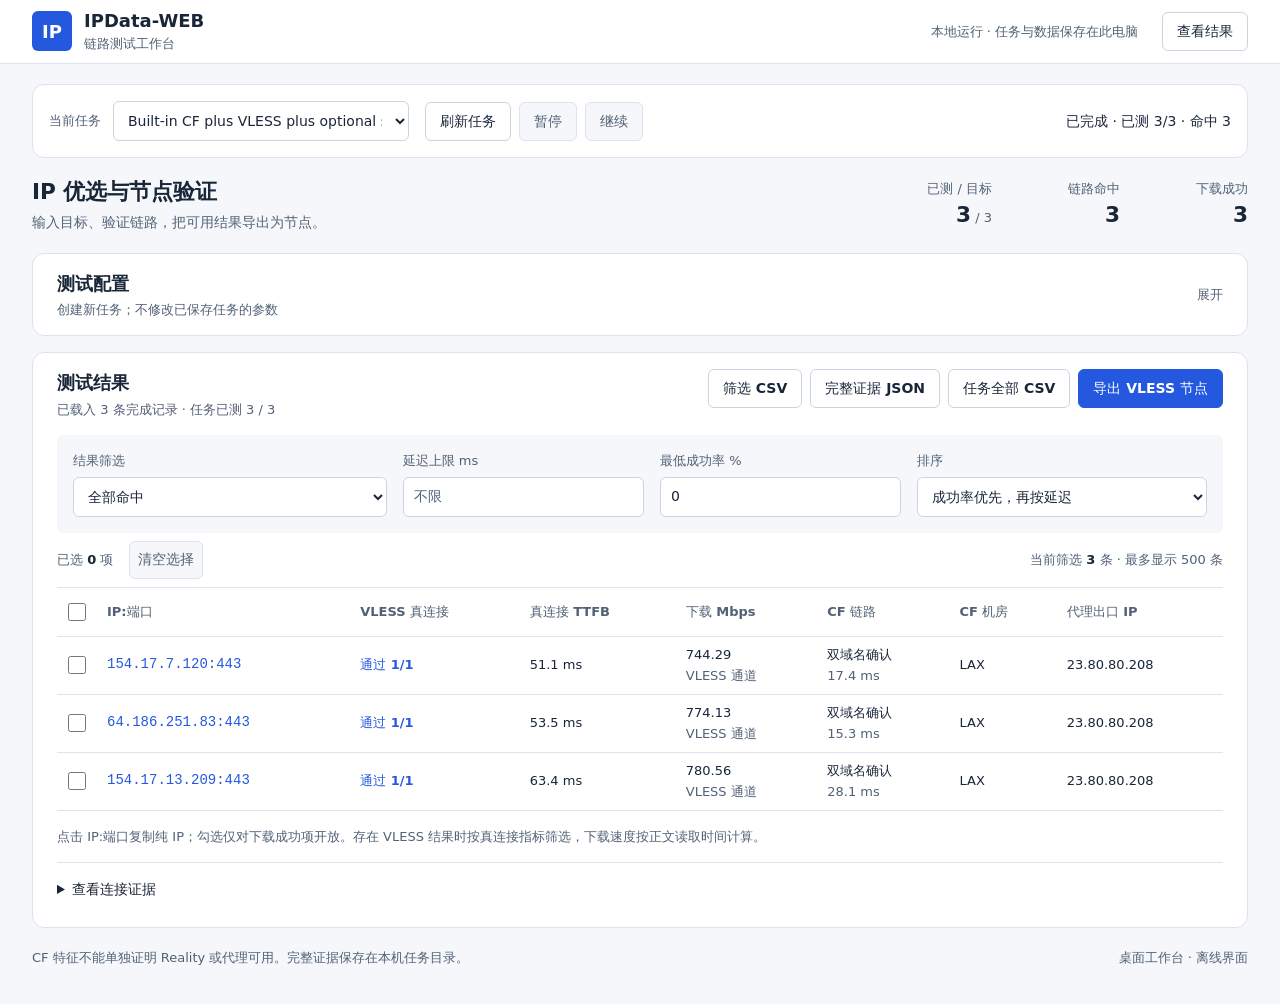
<file: design/desktop/index.html>
<!doctype html>
<html lang="zh-CN"><head><meta charset="utf-8"><meta name="viewport" content="width=device-width,initial-scale=1"><link rel="icon" href="data:,"><title>IPData-WEB · 链路测试工作台</title><link rel="stylesheet" href="app.css"></head>
<body>
<header class="appbar" data-node="app/header"><div class="brand"><span class="brand-mark" aria-hidden="true">IP</span><div><strong>IPData-WEB</strong><small>链路测试工作台</small></div></div><span class="appbar-note">本地运行 · 任务与数据保存在此电脑</span><a class="btn" href="#results">查看结果</a></header>
<main class="workspace">
<section class="task-strip" data-node="tasks/toolbar"><label class="task-picker">当前任务<select id="tasks"><option value="">新建任务</option></select></label><div class="task-actions"><button class="btn" id="refresh">刷新任务</button><button class="btn" id="pause" disabled>暂停</button><button class="btn" id="resume" disabled>继续</button></div><span class="task-state" id="taskstatus" aria-live="polite">选择历史任务，或创建新测试</span></section>
<section class="overview" data-node="overview"><div class="overview-copy"><h1>IP 优选与节点验证</h1><p>输入目标、验证链路，把可用结果导出为节点。</p></div><dl class="metrics"><div><dt>已测 / 目标</dt><dd><span id="stat-completed">0</span><small> / <span id="stat-total">0</span></small></dd></div><div><dt>链路命中</dt><dd id="stat-hits">0</dd></div><div><dt>下载成功</dt><dd id="stat-downloads">0</dd></div></dl></section>
<details id="config-panel" class="panel configuration" open data-node="configuration"><summary><div><h2>测试配置</h2><p>创建新任务；不修改已保存任务的参数</p></div></summary>
<form id="form" data-mode="cf" data-node="configuration/form"><div class="form-grid three"><label>测试模式<select id="mode"><option value="cf">CF 链路初筛</option><option value="combined">CF 初筛后验证 VLESS</option><option value="vless">仅测 VLESS 真连接</option></select></label><label>任务名称<input id="name" placeholder="为本次测试命名"></label><label>来源标签<input id="provider" value="custom" placeholder="例如自有服务器"></label></div>
<div class="targets-and-template"><div data-node="configuration/targets"><div class="field-top"><label for="targets">目标 IP / CIDR</label><div class="input-actions"><button class="btn text" type="button" id="import-targets">导入文本</button></div></div><textarea id="targets" required spellcheck="false" placeholder="每行一个 IP 或网段，也可用逗号分隔&#10;例如 192.0.2.0/24（请替换为获授权目标）"></textarea><input type="file" id="file" accept=".txt,.csv" hidden><p class="hint">IPv4 / IPv6 · 仅测试自有或获得授权的目标</p></div>
<div id="nodepanel" class="template-card" hidden data-node="configuration/template"><label for="vless_template">VLESS 分享链接</label><input type="password" id="vless_template" autocomplete="off" spellcheck="false" placeholder="粘贴完整 vless:// 分享链接"><p id="templatehelp">只替换候选 IP / 端口，保留 UUID、SNI、Host 与路径；入口和出口无需同地区。</p><p>支持 WS+TLS、普通 TCP+TLS；模板随任务保存在本机供续扫，列表不回显凭据。</p></div></div>
<div class="form-grid"><label>端口<input id="ports" value="443,8443" required></label><label>并发<input id="concurrency" type="number" min="1" value="32"></label><label>每秒请求数（0 不限速）<input id="rate" type="number" min="0" value="50"></label><label>复测轮数<input id="rounds" type="number" min="1" max="10" value="3"></label></div>
<details class="subsection" data-node="configuration/advanced"><summary>高级参数 <span class="hint">目标规模、超时与域名</span></summary><div class="form-grid"><label>单任务目标上限（IP×端口）<input id="max_targets" type="number" min="1" value="2000000"></label><label>CF 请求超时 ms<input id="timeout_ms" type="number" min="100" max="30000" value="4000"></label><label>VLESS 每轮超时 ms<input id="node_timeout_ms" type="number" min="100" max="60000" value="10000"></label><label>通道内 HTTPS 测试地址<input id="node_check_url" value="https://www.cloudflare.com/cdn-cgi/trace"></label><label>CF 初筛 SNI / Host<input id="sni" value="www.cloudflare.com" required></label><label>CF 第二域名 SNI / Host<input id="verify_sni" value="one.one.one.one"></label></div><label class="inline-check"><input id="insecure" type="checkbox">关闭 CF / VLESS 外层证书验证</label><p class="hint">VLESS 内层 HTTPS 始终校验证书。仅测 VLESS 时，CF 两项域名不参与；业务 SNI / Host 自动取自模板。</p></details>
<div class="run-options" data-node="configuration/speed"><label class="inline-check"><input id="speed_enabled" type="checkbox">启用下载测速</label><span class="hint">关闭时只测连通性；VLESS 模式通过模板通道下载</span></div><div id="speed-settings" class="speed-settings" hidden><div class="form-grid"><label>HTTPS 下载地址<input id="speed_url" value="https://speed.cloudflare.com/__down?bytes=1048576"></label><label>每个候选下载字节数<input id="speed_bytes" type="number" value="1048576" min="1024" max="33554432"></label><label>测速超时 ms<input id="speed_timeout_ms" type="number" value="10000" min="100" max="60000"></label></div></div>
<div class="form-footer" data-node="configuration/actions"><button class="btn primary" id="start">开始新测试</button><span id="status" role="status">填写目标后开始测试</span></div>
<details class="context-help"><summary>参数与模板说明</summary><p>并发和速率不设固定数值上限，速率 0 表示不限速；目标默认上限 200 万，可自行调大。实际运行能力取决于电脑资源。暂不支持 Reality、Vision、gRPC、TLS 指纹模拟或 WS early data。</p><p>模板为续扫而以明文保存在本机任务文件；任务目录备份含凭据。关闭网页后任务继续运行，退出前可先暂停。</p></details></form></details>
<section id="results" class="panel" data-node="results"><div class="panel-head results-head"><div><h2>测试结果</h2><p id="result-meta">等待测试结果</p></div><div class="result-actions" data-node="results/actions"><button class="btn" id="csv">筛选 CSV</button><button class="btn" id="json">完整证据 JSON</button><button class="btn" id="servercsv" disabled>任务全部 CSV</button><button class="btn primary" id="exportnodes" disabled aria-expanded="false" aria-controls="node-export-panel">导出 VLESS 节点</button></div></div>
<div class="results-content"><div class="filter-bar" data-node="results/filters"><label>结果筛选<select id="filter"><option value="hits">全部命中</option><option value="download_ok">下载测速成功</option><option value="node_ok">VLESS 全部轮次通过</option><option value="node_failed">VLESS 全部轮次失败</option><option value="dual_verified">CF 双域名确认</option><option value="trace_valid">CF Trace 有效</option><option value="cf_headers">仅 CF 响应头</option><option value="all">全部记录</option></select></label><label>延迟上限 ms<input id="max" type="number" min="0" placeholder="不限"></label><label>最低成功率 %<input id="min" type="number" min="0" max="100" value="0"></label><label>排序<select id="sort"><option value="latency">成功率优先，再按延迟</option><option value="speed">下载速度从高到低</option></select></label></div>
<details id="node-export-panel" class="node-export" hidden data-node="results/export"><summary>批量导出 VLESS 节点 <span class="hint" id="export-count">正在统计…</span></summary><div class="form-grid"><label>导出范围<select id="export-scope"><option value="filtered">当前筛选中下载成功的结果（全部页）</option><option value="selected">仅勾选的下载成功结果</option><option value="all">任务全部下载成功结果</option></select></label><label>节点模板<select id="export-source"><option value="saved">使用任务已保存的模板</option><option value="custom">粘贴其他 VLESS 模板</option></select></label><label class="inline-check"><input id="export-append" type="checkbox" checked>备注追加 IP:端口</label></div><label id="export-custom-label" hidden>VLESS 分享链接<input type="password" id="export-template" autocomplete="off" spellcheck="false" placeholder="vless://…"></label><p class="hint">仅导出下载成功且有有效速度数据的结果，自动替换 IP 和端口并去重；UUID 与查询参数保持不变。新模板不会重新验证。</p><p class="hint">节点 TXT 含模板凭据；普通结果 CSV / JSON 不包含模板。</p><div class="export-actions"><button class="btn primary" id="export-download" disabled>下载节点 TXT</button><button class="btn" id="export-refresh">刷新数量</button><button class="btn text" id="export-close">关闭</button></div><p id="export-message" class="export-message" role="status"></p></details>
<div class="selection-bar" data-node="results/selection"><span>已选 <strong id="selected-count">0</strong> 项</span><button class="btn text" id="clear-selection" disabled>清空选择</button><span class="spacer">当前筛选 <strong id="resultcount">0</strong> 条 · 最多显示 500 条</span></div>
<div class="table-scroll" data-node="results/table"><table><thead><tr><th class="check-cell"><label class="check-shell" title="全选当前显示的可导出结果"><input id="selectall" type="checkbox" aria-label="全选当前页下载成功的结果"></label></th><th>IP:端口</th><th>VLESS 真连接</th><th>真连接 TTFB</th><th>下载 Mbps</th><th>CF 链路</th><th>CF 机房</th><th>代理出口 IP</th></tr></thead><tbody id="rows" data-node="results/rows"></tbody></table></div>
<p class="table-note">点击 IP:端口复制纯 IP；勾选仅对下载成功项开放。存在 VLESS 结果时按真连接指标筛选，下载速度按正文读取时间计算。</p><details id="evidence-panel" class="subsection evidence" data-node="results/evidence"><summary>查看连接证据</summary><pre id="detail">点击结果行查看逐次探测证据。</pre></details></div></section>
<footer class="app-footer" data-node="app/footer"><p>CF 特征不能单独证明 Reality 或代理可用。完整证据保存在本机任务目录。</p><span>桌面工作台 · 离线界面</span></footer>
</main><div id="toast" role="status" aria-live="polite"></div>
<script src="draft-runtime.js" defer></script></body></html>
</file>
<file: design/desktop/app.css>
:root{
 --gap:16px;--fs:15px;--ratio:1.2;--measure:78ch;--radius:12px;
 --primary:#2459df;--primary-soft:#edf2ff;--ink-color:#192638;--muted:#526176;
 --surface-color:#fff;--canvas:#f5f7fa;--line-color:#dce3ed;--control-line:#cbd5e1;
 --edge:1px;--shadow:0;--room:1;--dur:0ms;--ease:cubic-bezier(.2,0,0,1);
 --small:calc(var(--fs)*.866666667);--control:calc(var(--fs)*.933333333);
 /* Colour/hue scalars are unbound: the product's measured full colours remain the source. */
}
*{box-sizing:border-box}html{scroll-behavior:auto}body{margin:0;min-width:1024px;background:var(--canvas);color:var(--ink-color);font:var(--fs)/1.5 system-ui,-apple-system,'Segoe UI','Microsoft YaHei',sans-serif}button,input,select,textarea{font:inherit}button,a,input,select,textarea,summary{outline-offset:3px}button:focus-visible,a:focus-visible,input:focus-visible,select:focus-visible,textarea:focus-visible,summary:focus-visible{outline:2px solid var(--primary)}[hidden]{display:none!important}h1,h2,h3,p{margin:0}h1{font-size:calc(var(--fs)*var(--ratio)*var(--ratio));line-height:1.3;font-weight:700}h2,h3{font-size:calc(var(--fs)*var(--ratio));font-weight:650}p{max-width:var(--measure)}button,a{touch-action:manipulation}a{color:var(--primary);text-decoration:none}a:hover{text-decoration:underline}
.appbar{height:calc(var(--gap)*4);display:flex;align-items:center;gap:calc(var(--gap)*1.5);padding:0 calc(var(--gap)*2);background:var(--surface-color);border-bottom:var(--edge) solid var(--line-color)}.brand{display:flex;align-items:center;gap:calc(var(--gap)*.75)}.brand-mark{display:grid;place-items:center;width:calc(var(--gap)*2.5);height:calc(var(--gap)*2.5);border-radius:calc(var(--radius)/2);background:var(--primary);color:#fff;font-size:calc(var(--fs)*var(--ratio));font-weight:750}.brand strong{display:block;font-size:calc(var(--fs)*var(--ratio));line-height:1.3}.brand small,.muted,.hint{font-size:var(--small);color:var(--muted)}.appbar-note{margin-left:auto;font-size:var(--small);color:var(--muted)}.workspace{max-width:1640px;margin:0 auto;padding:calc(var(--gap)*1.25) calc(var(--gap)*2)}.workspace>section,.workspace>details{margin-bottom:calc(var(--gap)*var(--room))}
.panel,.task-strip{border:var(--edge) solid var(--line-color);border-radius:var(--radius);background:var(--surface-color)}.task-strip{display:flex;align-items:end;flex-wrap:wrap;gap:var(--gap);padding:var(--gap)}.task-picker{display:flex;align-items:center;gap:calc(var(--gap)*.75);width:360px;max-width:38%;white-space:nowrap}.task-picker select{width:0;flex:1;margin-top:0}.task-actions{display:flex;align-items:center;gap:calc(var(--gap)*.5)}.task-state{margin-left:auto;align-self:center;font-size:var(--control);max-width:45ch;overflow-wrap:anywhere}.overview{display:flex;align-items:center;gap:calc(var(--gap)*2);padding:calc(var(--gap)*.25) 0}.overview-copy p{margin-top:calc(var(--gap)*.35);font-size:var(--control);color:var(--muted)}.metrics{margin:0 0 0 auto;display:flex;gap:calc(var(--gap)*2.5);text-align:right}.metrics div{min-width:88px}.metrics dt{font-size:var(--small);color:var(--muted)}.metrics dd{margin:0;font-size:calc(var(--fs)*var(--ratio)*var(--ratio));font-variant-numeric:tabular-nums;font-weight:650}.metrics dd small{font-size:var(--small);font-weight:400;color:var(--muted)}
.panel-head,.configuration>summary{padding:var(--gap) calc(var(--gap)*1.5);display:flex;align-items:center;justify-content:space-between;gap:var(--gap);list-style:none}.configuration>summary{cursor:pointer}.configuration>summary::-webkit-details-marker{display:none}.configuration>summary:after{content:'展开';font-size:var(--small);color:var(--muted)}.configuration[open]>summary:after{content:'收起'}.configuration>summary h2{display:inline}.panel-head p,.configuration>summary p{font-size:var(--small);color:var(--muted);margin-top:calc(var(--gap)*.2)}.configuration form{padding:0 calc(var(--gap)*1.5) calc(var(--gap)*1.5)}
label{display:block;font-size:var(--small);color:var(--muted)}input:not([type=checkbox]),select,textarea{display:block;width:100%;min-width:0;margin-top:calc(var(--gap)*.375);padding:calc(var(--gap)*.5) calc(var(--gap)*.625);min-height:40px;border:var(--edge) solid var(--control-line);border-radius:calc(var(--radius)/2);background:var(--surface-color);color:var(--ink-color);font-size:var(--control)}input::placeholder,textarea::placeholder{color:var(--muted);opacity:1}textarea{height:132px;resize:vertical;line-height:1.5}input:disabled,select:disabled,textarea:disabled{background:var(--canvas);color:var(--muted);cursor:not-allowed}input[type=checkbox]{width:18px;height:18px;margin:0;accent-color:var(--primary);flex:none}.form-grid{display:grid;grid-template-columns:repeat(4,minmax(0,1fr));gap:var(--gap)}.form-grid.three{grid-template-columns:repeat(3,minmax(0,1fr))}.targets-and-template{display:grid;grid-template-columns:1fr 1fr;gap:calc(var(--gap)*1.5);margin:var(--gap) 0}#form[data-mode=cf] .targets-and-template{grid-template-columns:1fr}.field-top{display:flex;align-items:center;justify-content:space-between;gap:var(--gap);min-height:32px}.field-top label{color:var(--ink-color);font-size:var(--control);font-weight:600}.field-top .hint{font-weight:400}.template-card{min-width:0}.template-card>label{min-height:32px;display:flex;align-items:center;color:var(--ink-color);font-size:var(--control);font-weight:600}.template-card p{font-size:var(--small);color:var(--muted);margin-top:calc(var(--gap)*.5)}.input-actions{display:flex;gap:calc(var(--gap)*.5)}
.btn{display:inline-flex;align-items:center;justify-content:center;gap:calc(var(--gap)*.375);min-height:38px;padding:calc(var(--gap)*.5) calc(var(--gap)*.875);border:var(--edge) solid var(--control-line);border-radius:calc(var(--radius)/2);background:var(--surface-color);color:var(--ink-color);font-size:var(--control);font-weight:550;white-space:nowrap;cursor:pointer;text-decoration:none;transition:background var(--dur) var(--ease)}.btn:hover{background:var(--canvas);text-decoration:none}.btn.primary{background:var(--primary);border-color:var(--primary);color:#fff}.btn.primary:hover{background:#1b49c2}.btn.text{border-color:transparent;background:transparent;color:var(--primary);padding:calc(var(--gap)*.25) calc(var(--gap)*.5)}.btn:disabled{background:var(--canvas);border-color:var(--line-color);color:var(--muted);cursor:not-allowed}.subsection{border-top:var(--edge) solid var(--line-color);margin-top:var(--gap);padding-top:var(--gap)}.subsection>summary{font-size:var(--control);font-weight:550;cursor:pointer;min-height:28px}.subsection .form-grid{margin-top:calc(var(--gap)*.75)}.inline-check{display:inline-flex;align-items:center;gap:calc(var(--gap)*.5);min-height:32px;color:var(--ink-color);font-size:var(--control);cursor:pointer}.run-options{display:flex;align-items:center;gap:var(--gap);margin:var(--gap) 0}.run-options .hint{max-width:none}.speed-settings{padding:var(--gap);margin-bottom:var(--gap);background:var(--canvas);border-radius:calc(var(--radius)/2)}.speed-settings .form-grid{grid-template-columns:2fr 1fr 1fr}.form-footer{display:flex;align-items:center;gap:var(--gap);margin-top:calc(var(--gap)*1.25)}.form-footer #status{font-size:var(--small);color:var(--muted);overflow-wrap:anywhere}.configuration .context-help{font-size:var(--small);color:var(--muted);margin-top:var(--gap)}.configuration .context-help p{margin-top:calc(var(--gap)*.5)}
.results-head{align-items:start}.result-actions{display:flex;flex-wrap:wrap;gap:calc(var(--gap)*.5);justify-content:flex-end}.results-content{padding:0 calc(var(--gap)*1.5) calc(var(--gap)*1.25)}.filter-bar{display:grid;grid-template-columns:1.3fr 1fr 1fr 1.2fr;gap:var(--gap);padding:var(--gap);background:var(--canvas);border-radius:calc(var(--radius)/2)}.selection-bar{display:flex;align-items:center;gap:var(--gap);min-height:54px;font-size:var(--small);color:var(--muted)}.selection-bar .spacer{margin-left:auto}.selection-bar strong{color:var(--ink-color)}.table-scroll{width:100%;overflow:auto;max-height:600px;border-top:var(--edge) solid var(--line-color)}table{width:100%;border-collapse:collapse;font-size:var(--small);white-space:nowrap;font-variant-numeric:tabular-nums}th{font-weight:550;color:var(--muted);background:var(--surface-color);position:sticky;top:0;z-index:1}td,th{text-align:left;padding:calc(var(--gap)*.5) calc(var(--gap)*.625);border-bottom:var(--edge) solid var(--line-color)}tbody tr{cursor:pointer}tbody tr:hover{background:var(--canvas)}tbody tr[data-selected=true]{background:var(--primary-soft)}.check-cell{width:40px;padding-left:calc(var(--gap)*.25);padding-right:calc(var(--gap)*.25)}.check-shell{display:flex;align-items:center;justify-content:center;min-width:32px;min-height:32px;cursor:pointer}.copy-ip{border:0;background:transparent;color:var(--primary);font:var(--control)/1.4 ui-monospace,SFMono-Regular,Consolas,monospace;padding:calc(var(--gap)*.25) 0;min-height:32px;cursor:pointer;text-align:left}.copy-ip:hover{text-decoration:underline}.cell-sub{display:block;font-size:var(--small);color:var(--muted);margin-top:calc(var(--gap)*.125)}.state-label{font-size:var(--small);font-weight:550}.state-label.good{color:var(--primary)}.empty-cell{text-align:center;white-space:normal;padding:calc(var(--gap)*3) var(--gap);cursor:default}.empty-cell strong{display:block;font-size:var(--fs);margin-bottom:calc(var(--gap)*.5)}.empty-cell span{color:var(--muted)}.table-note{font-size:var(--small);color:var(--muted);margin-top:var(--gap);max-width:none}.evidence pre{max-height:420px;overflow:auto;white-space:pre-wrap;overflow-wrap:anywhere;padding:var(--gap);background:var(--canvas);border-radius:calc(var(--radius)/2);font:var(--small)/1.6 ui-monospace,SFMono-Regular,Consolas,monospace}
.node-export{padding:var(--gap);margin-top:var(--gap);background:var(--canvas);border-radius:calc(var(--radius)/2)}.node-export>summary{display:flex;justify-content:space-between;align-items:center;cursor:pointer;font-size:var(--control);font-weight:600;min-height:28px}.node-export .form-grid{margin:var(--gap) 0;grid-template-columns:1.5fr 1fr 1fr}.export-actions{display:flex;align-items:center;gap:calc(var(--gap)*.75);margin-top:var(--gap)}.export-actions .hint{margin-left:auto}.node-export .hint{margin-top:calc(var(--gap)*.5)}.export-count{font-size:var(--control);color:var(--ink-color)}.node-export .inline-check{margin-top:calc(var(--gap)*.5)}.export-message{font-size:var(--small);color:var(--ink-color);margin-top:calc(var(--gap)*.5);min-height:20px;overflow-wrap:anywhere}.app-footer{display:flex;justify-content:space-between;gap:var(--gap);color:var(--muted);font-size:var(--small);padding:calc(var(--gap)*.25) 0 var(--gap)}.app-footer p{max-width:90ch}#toast{position:fixed;bottom:calc(var(--gap)*1.5);left:50%;transform:translateX(-50%);background:var(--ink-color);color:#fff;padding:calc(var(--gap)*.75) calc(var(--gap)*1.25);border-radius:calc(var(--radius)/2);font-size:var(--control);z-index:20;max-width:80vw;overflow-wrap:anywhere}#toast:empty{display:none}.sr-only{position:absolute;width:1px;height:1px;padding:0;margin:-1px;overflow:hidden;clip:rect(0,0,0,0);white-space:nowrap;border:0}@media(prefers-reduced-motion:reduce){:root{--dur:0ms}}
</file>
